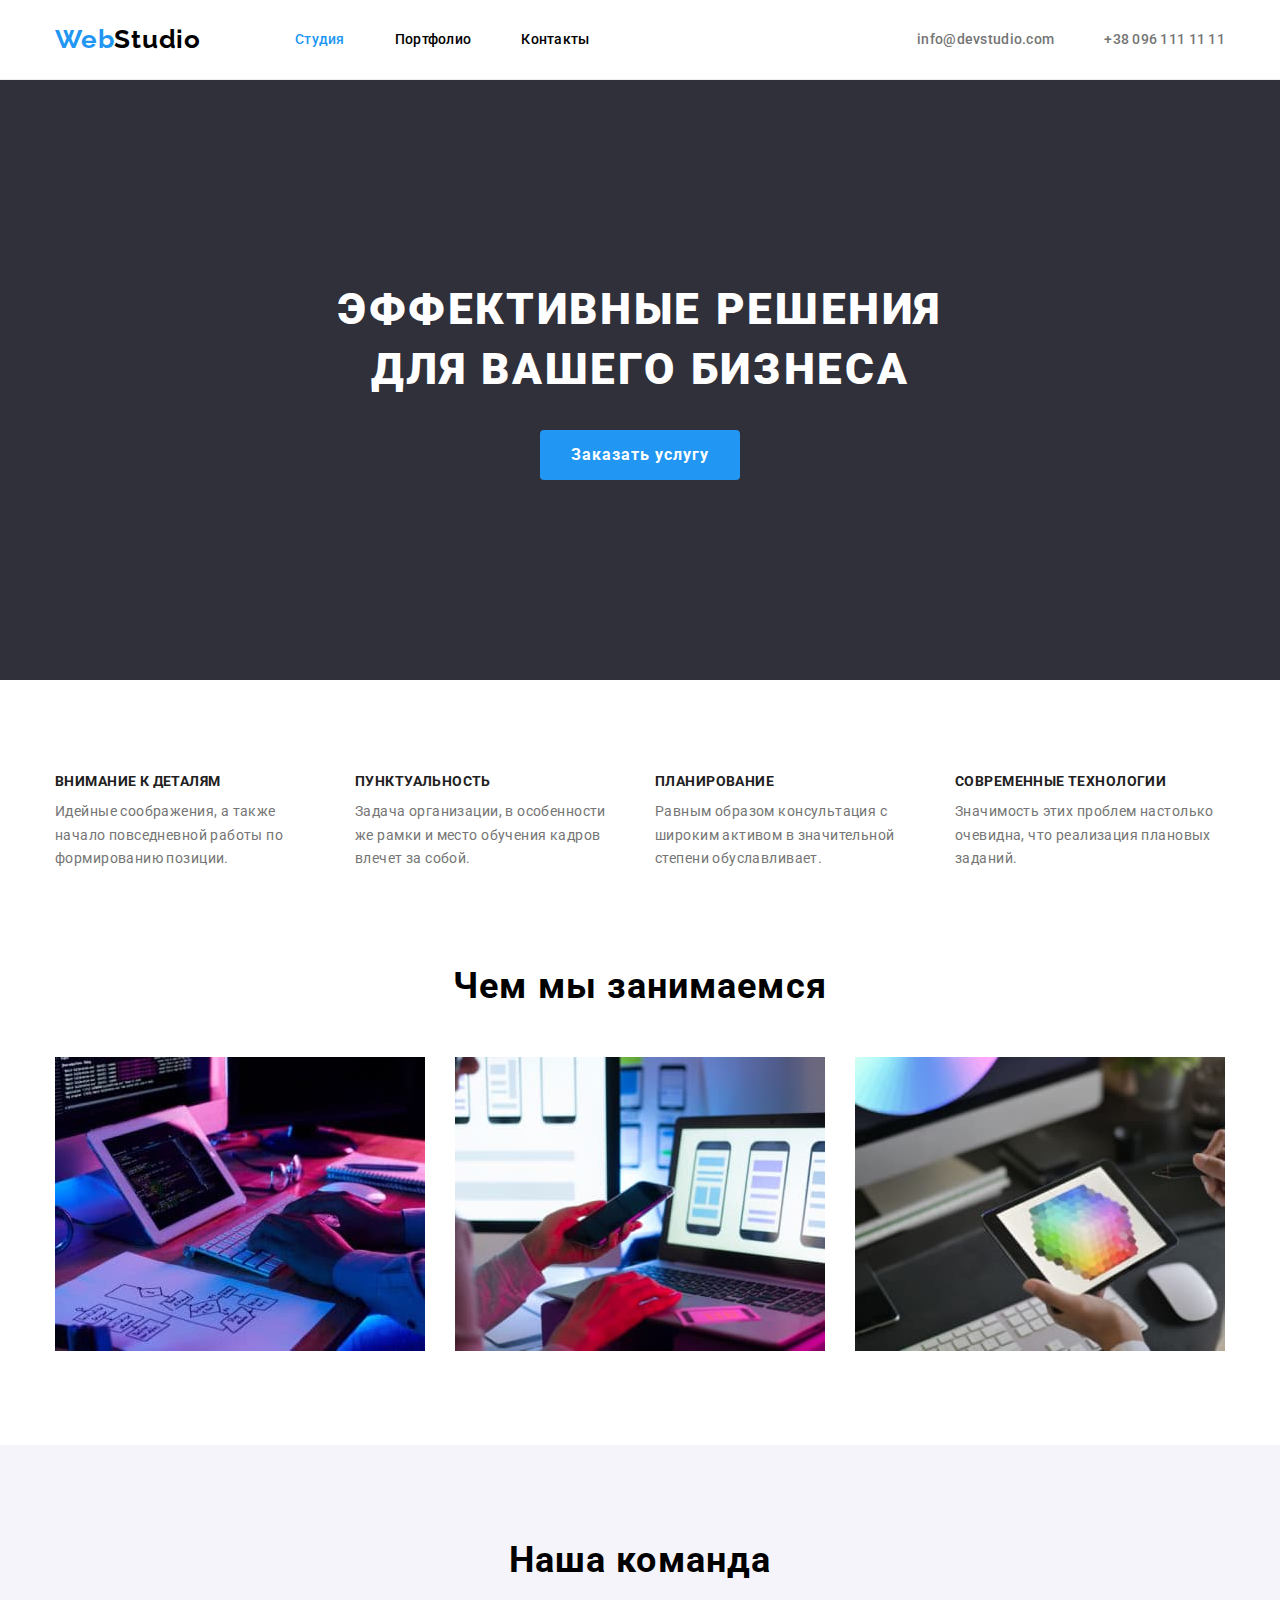
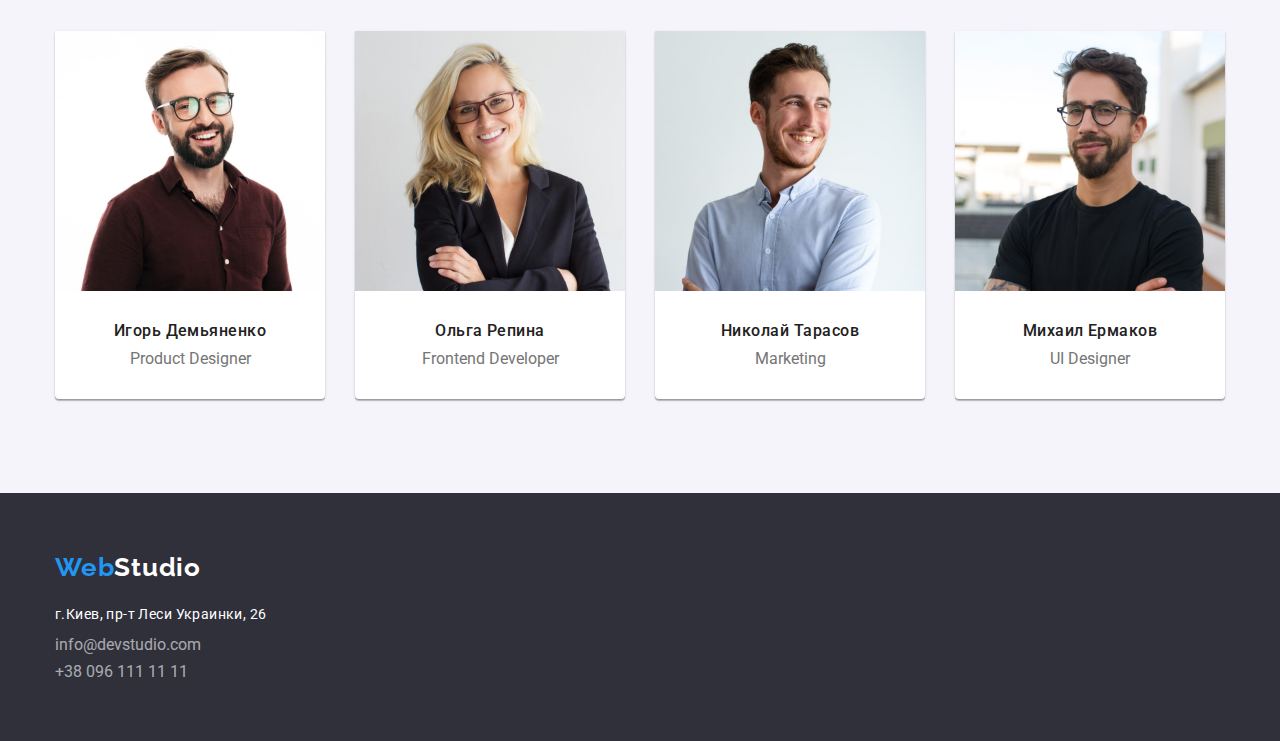
<file: index.html>
<!DOCTYPE html>
<html lang="ru">
  <head>
    <meta charset="UTF-8" />
    <meta http-equiv="X-UA-Compatible" content="IE=edge" />
    <meta name="viewport" content="width=device-width, initial-scale=1.0" />
    <title>WebStudio</title>

    <link
      rel="stylesheet"
      href="https://cdnjs.cloudflare.com/ajax/libs/modern-normalize/1.0.0/modern-normalize.min.css"
    />
    <link rel="stylesheet" href="./css/styles.css" />
    <link rel="preconnect" href="https://fonts.googleapis.com" />
    <link rel="preconnect" href="https://fonts.gstatic.com" crossorigin />
    <link
      href="https://fonts.googleapis.com/css2?family=Raleway:wght@700&family=Roboto:wght@400;500;700;900&display=swap"
      rel="stylesheet"
    />
  </head>
  <body>
    <!--Верхняя линия-->
    <header class="page-header">
      <div class="container header-container">
        <nav class="navigation">
          <a class="logo" href="index.html">Web<span class="logo-black">Studio</span></a>
          <ul class="nav-menu">
            <li class="nav-menu-item">
              <a class="link nav-menu-link current-link" href="index.html">Студия</a>
            </li>
            <li class="nav-menu-item">
              <a class="link nav-menu-link" href="./portfolio.html">Портфолио</a>
            </li>
            <li class="nav-menu-item">
              <a class="link nav-menu-link" href="./contacts.html">Контакты</a>
            </li>
          </ul>
        </nav>
        <ul class="nav-contacts">
          <li class="nav-contacts-link">
            <a class="link email" href="mailto:info@devstudio.com">info@devstudio.com</a>
          </li>
          <li class="nav-contacts-link">
            <a class="link phone" href="tel:+380961111111">+38 096 111 11 11</a>
          </li>
        </ul>
      </div>
    </header>

    <main>
      <!--Особенности-->
      <section class="hero">
        <div class="hero-box container">
          <h1 class="hero-title">
            ЭФФЕКТИВНЫЕ РЕШЕНИЯ <br />
            ДЛЯ ВАШЕГО БИЗНЕСА
          </h1>
          <button type="button" class="hero-button">Заказать услугу</button>
        </div>
      </section>

      <section class="section features">
        <div class="container">
          <h2 class="visually-hidden" aria-hidden="true" tabindex="-1">Достоинства</h2>

          <ul class="list-features">
            <li class="item-features">
              <h3 class="title-features-article">Внимание к деталям</h3>
              <p class="text-features">
                Идейные соображения, а также начало повседневной работы по формированию позиции.
              </p>
            </li>
            <li class="item-features">
              <h3 class="title-features-article">Пунктуальность</h3>
              <p class="text-features">
                Задача организации, в особенности же рамки и место обучения кадров влечет за собой.
              </p>
            </li>
            <li class="item-features">
              <h3 class="title-features-article">Планирование</h3>
              <p class="text-features">
                Равным образом консультация с широким активом в значительной степени обуславливает.
              </p>
            </li>
            <li class="item-features">
              <h3 class="title-features-article">Современные технологии</h3>
              <p class="text-features">
                Значимость этих проблем настолько очевидна, что реализация плановых заданий.
              </p>
            </li>
          </ul>
        </div>
      </section>

      <!--Чем мы занимаемся-->
      <section class="section">
        <div class="container">
          <h2 class="title">Чем мы занимаемся</h2>
          <ul class="list-works">
            <li class="item-pic-work">
              <img src="./images/img1.jpg" alt="Web design" width="370" height="294" />
            </li>
            <li class="item-pic-work">
              <img src="./images/img2.jpg" alt="Marketing" width="370" height="294" />
            </li>
            <li class="item-pic-work">
              <img src="./images/img3.jpg" alt="UI/UX design" width="370" height="294" />
            </li>
          </ul>
        </div>
      </section>

      <!--Команда-->
      <section class="section team">
        <div class="container">
          <h2 class="title-team">Наша команда</h2>
          <ul class="list-team">
            <li class="card-team">
              <img
                src="./images/team/product_designer.jpg"
                alt="Product Designer"
                width="270"
                height="260"
              />
              <div class="card-text">
                <h3 class="name-people">Игорь Демьяненко</h3>
                <p>Product Designer</p>
              </div>
            </li>
            <li class="card-team">
              <img
                src="./images/team/frontend_dev.jpg"
                alt="Frontend Developer"
                width="270"
                height="260"
              />
              <div class="card-text">
                <h3 class="name-people">Ольга Репина</h3>
                <p>Frontend Developer</p>
              </div>
            </li>
            <li class="card-team">
              <img src="./images/team/marketing.jpg" alt="Marketing" width="270" height="260" />
              <div class="card-text">
                <h3 class="name-people">Николай Тарасов</h3>
                <p>Marketing</p>
              </div>
            </li>
            <li class="card-team">
              <img src="./images/team/ui_designer.jpg" alt="UI Designer" width="270" height="260" />
              <div class="card-text">
                <h3 class="name-people">Михаил Ермаков</h3>
                <p>UI Designer</p>
              </div>
            </li>
          </ul>
        </div>
      </section>
    </main>
    <!--Футер-->
    <footer class="footer-section">
      <div class="container">
        <!-- div для Лого и контактов  -->
        <div>
          <a href="index.html" class="footer-logo">Web<span class="logo-white">Studio</span></a>
          <address>
            <ul class="footer-contacts-list">
              <li class="footer-contacts-item">
                <a
                  href="https://www.google.com/maps/d/embed?mid=10uSM3H-mIU3GznYo2szRIEphczw&hl=en_US&ehbc=2E312F"
                  class="link-address"
                  >г.Киев, пр-т Леси Украинки, 26</a
                >
              </li>
              <li class="footer-contacts-item">
                <a href="mailto:info@devstudio.com" class="link-footer">info@devstudio.com</a>
              </li>
              <li class="footer-contacts-item">
                <a href="tel:+380961111111" class="link-footer">+38 096 111 11 11</a>
              </li>
            </ul>
          </address>
        </div>

        <!-- div для ссылок на соц.сети -->
        <!-- <div></div> -->
      </div>
    </footer>
  </body>
</html>
</file>
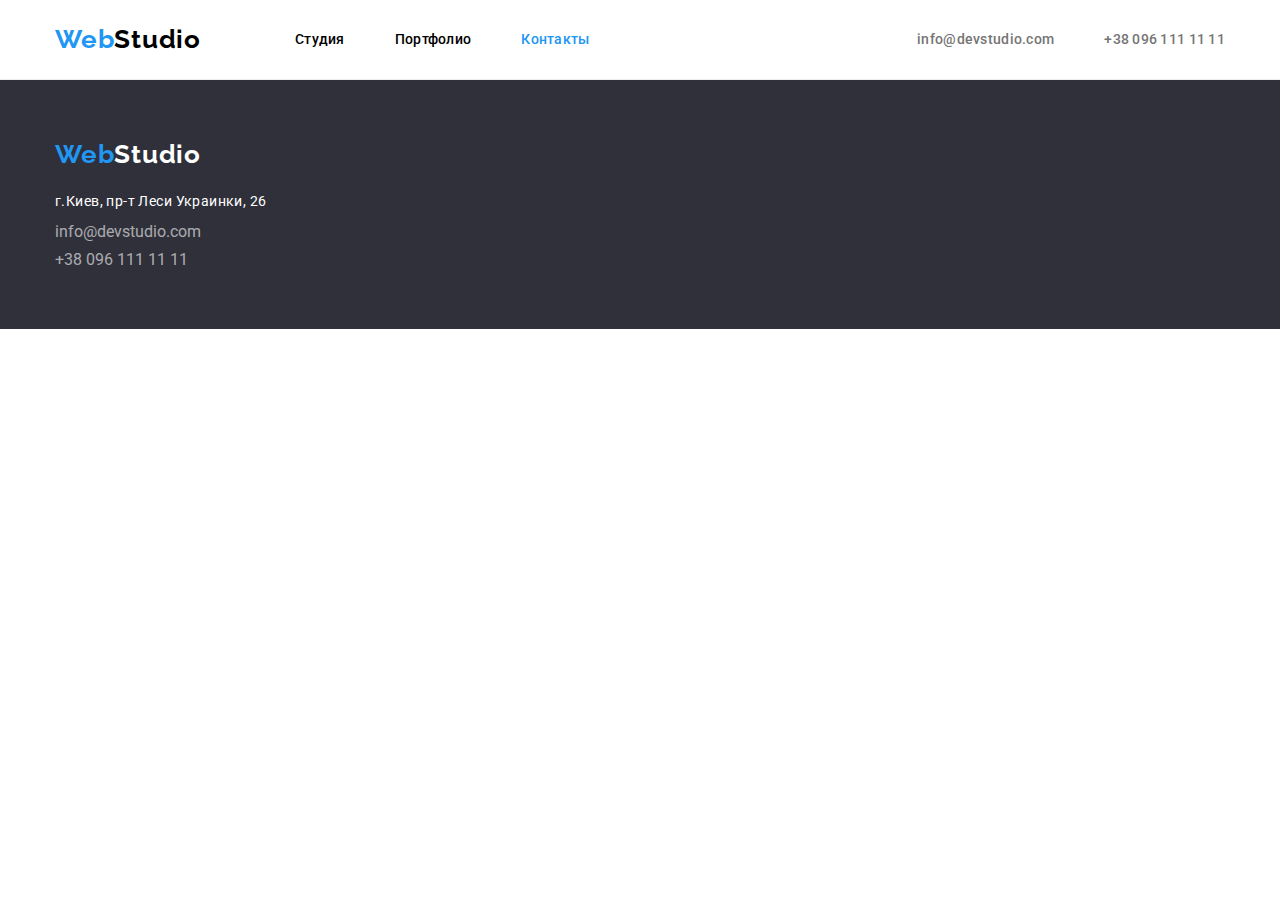
<file: contacts.html>
<!DOCTYPE html>
<html lang="ru">
  <head>
    <meta charset="UTF-8" />
    <meta http-equiv="X-UA-Compatible" content="IE=edge" />
    <meta name="viewport" content="width=device-width, initial-scale=1.0" />
    <title>WebStudio</title>

    <link
      rel="stylesheet"
      href="https://cdnjs.cloudflare.com/ajax/libs/modern-normalize/1.0.0/modern-normalize.min.css"
    />
    <link rel="stylesheet" href="./css/styles.css" />
    <link rel="preconnect" href="https://fonts.googleapis.com" />
    <link rel="preconnect" href="https://fonts.gstatic.com" crossorigin />
    <link
      href="https://fonts.googleapis.com/css2?family=Raleway:wght@700&family=Roboto:wght@400;500;700;900&display=swap"
      rel="stylesheet"
    />
  </head>

  <body>
    <!--Верхняя линия-->
    <header class="page-header">
      <div class="container header-container">
        <nav class="navigation">
          <a class="logo" href="index.html">Web<span class="logo-black">Studio</span></a>
          <ul class="nav-menu">
            <li class="nav-menu-item">
              <a class="link nav-menu-link" href="index.html">Студия</a>
            </li>
            <li class="nav-menu-item">
              <a class="link nav-menu-link" href="./portfolio.html">Портфолио</a>
            </li>
            <li class="nav-menu-item">
              <a class="link nav-menu-link current-link" href="./contacts.html">Контакты</a>
            </li>
          </ul>
        </nav>
        <ul class="nav-contacts">
          <li class="nav-contacts-link">
            <a class="link email" href="mailto:info@devstudio.com">info@devstudio.com</a>
          </li>
          <li class="nav-contacts-link">
            <a class="link phone" href="tel:+380961111111">+38 096 111 11 11</a>
          </li>
        </ul>
      </div>
    </header>

    <!-- main -->
    <!-- <main>
      <section class="container">
        <p>Контакты</p>
      </section>
    </main> -->

    <!-- footer -->
    <footer class="footer-section">
      <div class="container">
        <!-- div для Лого и контактов  -->
        <div>
          <a href="index.html" class="footer-logo">Web<span class="logo-white">Studio</span></a>
          <address>
            <ul class="footer-contacts-list">
              <li class="footer-contacts-item">
                <a
                  href="https://www.google.com/maps/d/embed?mid=10uSM3H-mIU3GznYo2szRIEphczw&hl=en_US&ehbc=2E312F"
                  class="link-address"
                  >г.Киев, пр-т Леси Украинки, 26</a
                >
              </li>
              <li class="footer-contacts-item">
                <a href="mailto:info@devstudio.com" class="link-footer">info@devstudio.com</a>
              </li>
              <li class="footer-contacts-item">
                <a href="tel:+380961111111" class="link-footer">+38 096 111 11 11</a>
              </li>
            </ul>
          </address>
        </div>

        <!-- div для ссылок на соц.сети -->
        <!-- <div></div> -->
      </div>
    </footer>
  </body>
</html>
</file>
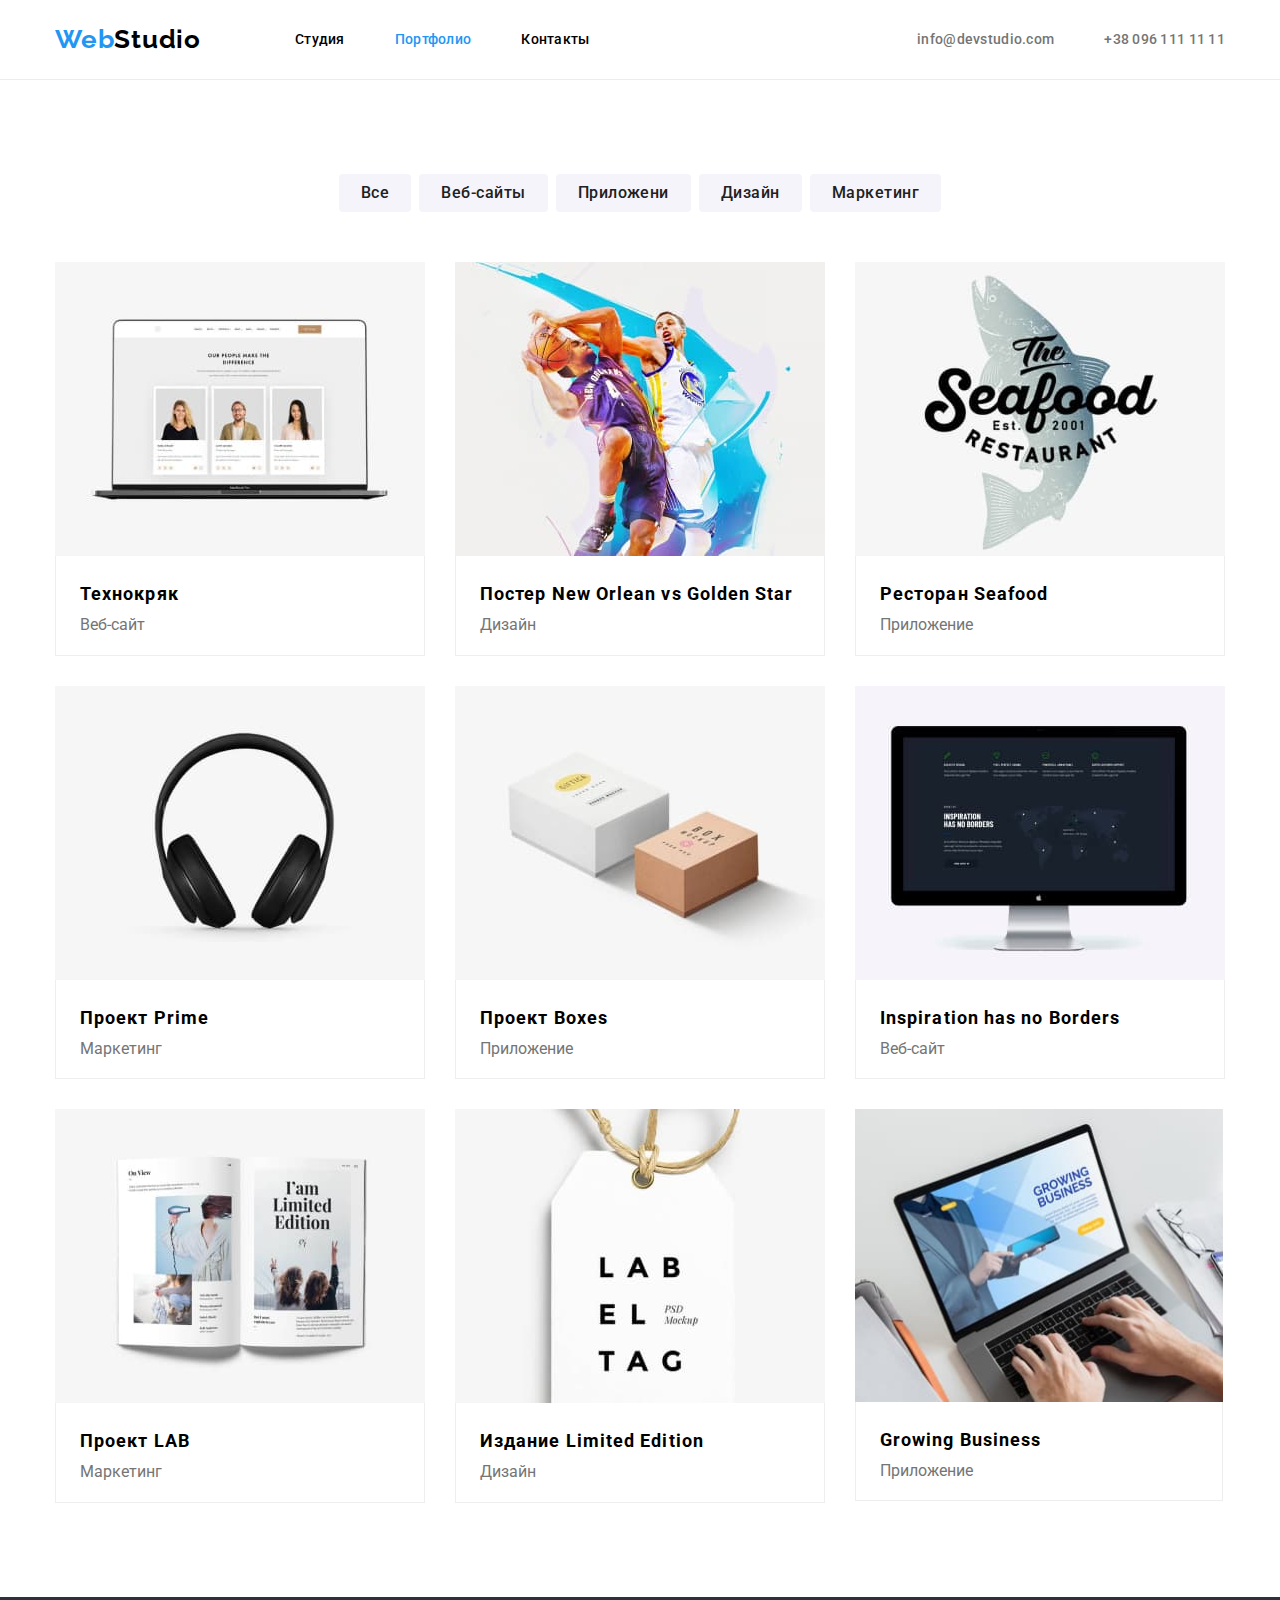
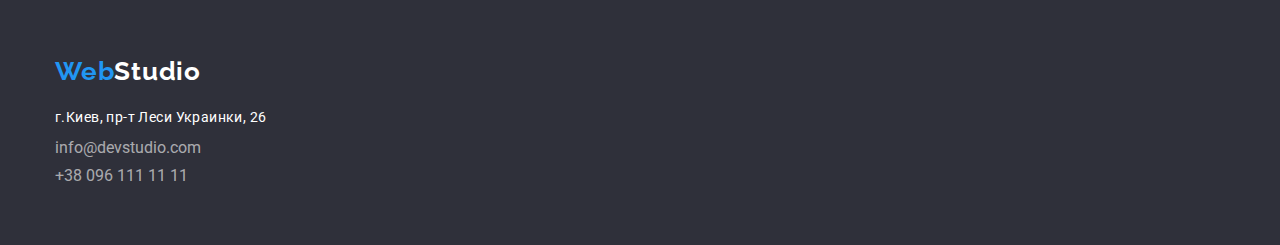
<file: portfolio.html>
<!DOCTYPE html>
<html lang="ru">
  <head>
    <meta charset="UTF-8" />
    <meta http-equiv="X-UA-Compatible" content="IE=edge" />
    <meta name="viewport" content="width=device-width, initial-scale=1.0" />
    <title>WebStudio</title>

    <link
      rel="stylesheet"
      href="https://cdnjs.cloudflare.com/ajax/libs/modern-normalize/1.0.0/modern-normalize.min.css"
    />
    <link rel="stylesheet" href="./css/styles.css" />
    <link rel="preconnect" href="https://fonts.googleapis.com" />
    <link rel="preconnect" href="https://fonts.gstatic.com" crossorigin />
    <link
      href="https://fonts.googleapis.com/css2?family=Raleway:wght@700&family=Roboto:wght@400;500;700;900&display=swap"
      rel="stylesheet"
    />
  </head>

  <body>
    <!--Верхняя линия-->
    <header class="page-header">
      <div class="container header-container">
        <nav class="navigation">
          <a class="logo" href="index.html">Web<span class="logo-black">Studio</span></a>
          <ul class="nav-menu">
            <li class="nav-menu-item">
              <a class="link nav-menu-link" href="index.html">Студия</a>
            </li>
            <li class="nav-menu-item">
              <a class="link nav-menu-link current-link" href="./portfolio.html">Портфолио</a>
            </li>
            <li class="nav-menu-item">
              <a class="link nav-menu-link" href="./contacts.html">Контакты</a>
            </li>
          </ul>
        </nav>
        <ul class="nav-contacts">
          <li class="nav-contacts-link">
            <a class="link email" href="mailto:info@devstudio.com">info@devstudio.com</a>
          </li>
          <li class="nav-contacts-link">
            <a class="link phone" href="tel:+380961111111">+38 096 111 11 11</a>
          </li>
        </ul>
      </div>
    </header>

    <!-- main -->
    <main>
      <section class="portfolio-section">
        <div class="container">
          <h1 class="visually-hidden" aria-hidden="true" tabindex="-1">Фильтр портфолио</h1>
          <ul class="list-buttons">
            <li class="item-buttons">
              <button type="button" class="button-filter">Все</button>
            </li>
            <li class="item-buttons">
              <button type="button" class="button-filter">Веб-сайты</button>
            </li>
            <li class="item-buttons">
              <button type="button" class="button-filter">Приложени</button>
            </li>
            <li class="item-buttons">
              <button type="button" class="button-filter">Дизайн</button>
            </li>
            <li class="item-buttons">
              <button type="button" class="button-filter">Маркетинг</button>
            </li>
          </ul>

          <ul class="list-card-project">
            <li class="card-project">
              <img
                src="./images/works/project1.jpg"
                alt="Проект веб-сайта"
                width="370"
                height="294"
              />
              <div class="card-container">
                <h2 class="item-card-project">Технокряк</h2>
                <p>Веб-сайт</p>
              </div>
            </li>
            <li class="card-project">
              <img src="./images/works/project2.jpg" alt="" width="370" height="294" />
              <div class="card-container">
                <h2 class="item-card-project">Постер New Orlean vs Golden Star</h2>
                <p>Дизайн</p>
              </div>
            </li>
            <li class="card-project">
              <img src="./images/works/project3.jpg" alt="" width="370" height="294" />
              <div class="card-container">
                <h2 class="item-card-project">Ресторан Seafood</h2>
                <p>Приложение</p>
              </div>
            </li>
            <li class="card-project">
              <img src="./images/works/project4.jpg" alt="" width="370" height="294" />
              <div class="card-container">
                <h2 class="item-card-project">Проект Prime</h2>
                <p>Маркетинг</p>
              </div>
            </li>
            <li class="card-project">
              <img src="./images/works/project5.jpg" alt="" width="370" height="294" />
              <div class="card-container">
                <h2 class="item-card-project">Проект Boxes</h2>
                <p>Приложение</p>
              </div>
            </li>
            <li class="card-project">
              <img src="./images/works/project6.jpg" alt="" width="370" height="294" />
              <div class="card-container">
                <h2 class="item-card-project">Inspiration has no Borders</h2>
                <p>Веб-сайт</p>
              </div>
            </li>
            <li class="card-project">
              <img src="./images/works/project7.jpg" alt="" width="370" height="294" />
              <div class="card-container">
                <h2 class="item-card-project">Проект LAB</h2>
                <p>Маркетинг</p>
              </div>
            </li>
            <li class="card-project">
              <img src="./images/works/project8.jpg" alt="" width="370" height="294" />
              <div class="card-container">
                <h2 class="item-card-project">Издание Limited Edition</h2>
                <p>Дизайн</p>
              </div>
            </li>
            <li class="card-project">
              <img src="./images/works/project9.jpg" alt="" width="368" height="294" />
              <div class="card-container">
                <h2 class="item-card-project">Growing Business</h2>
                <p>Приложение</p>
              </div>
            </li>
          </ul>
        </div>
      </section>
    </main>

    <!-- footer -->
    <footer class="footer-section">
      <div class="container">
        <!-- div для Лого и контактов  -->
        <div>
          <a href="index.html" class="footer-logo">Web<span class="logo-white">Studio</span></a>
          <address>
            <ul class="footer-contacts-list">
              <li class="footer-contacts-item">
                <a
                  href="https://www.google.com/maps/d/embed?mid=10uSM3H-mIU3GznYo2szRIEphczw&hl=en_US&ehbc=2E312F"
                  class="link-address"
                  >г.Киев, пр-т Леси Украинки, 26</a
                >
              </li>
              <li class="footer-contacts-item">
                <a href="mailto:info@devstudio.com" class="link-footer">info@devstudio.com</a>
              </li>
              <li class="footer-contacts-item">
                <a href="tel:+380961111111" class="link-footer">+38 096 111 11 11</a>
              </li>
            </ul>
          </address>
        </div>

        <!-- div для ссылок на соц.сети -->
        <!-- <div></div> -->
      </div>
    </footer>
  </body>
</html>
</file>
<file: css/styles.css>
:root {
  --primary-text: #757575;
  --title-text: #212121;
  --accent-logo: #2196f3;
  --primary-bg: #ffffff;
  --title-logo: #000000;
  --footer-logo: #ffffff;
  --footer-bg: #2f303a;
  --team-section-bg: #f5f4fa;
  --footer-contacts-color: rgba(255, 255, 255, 0.6);

  --items-number: 3;
  --indent: 30px;
}

h1,
h2,
h3,
h4,
p,
ul {
  margin: 0;
  padding-inline-start: 0px;
}

img {
  display: block;
  max-width: 100%;
  height: auto;
}

body {
  font-family: 'Roboto', sans-serif;
  color: var(--primary-text);
  margin: 0px;
}

.page-header {
  background-color: var(--primary-bg);
  border-bottom: 1px solid #ececec;
}

.container {
  margin: 0px auto;
  padding: 0px 15px;
  width: 1200px;
}

.header-container {
  display: flex;
  align-items: center;
}

/* Main properties Logo */
.logo {
  font-family: 'Raleway';
  font-weight: 700;
  font-size: 26px;
  letter-spacing: 0.03em;
  color: var(--accent-logo);
  text-decoration: none;
  margin-right: 94px;
}

/* Color Logo in Header */
.logo-black {
  color: var(--title-logo);
}

/* Orientation elements inside Header */
.navigation {
  display: flex;
  flex-direction: row;
  align-items: center;
}

/* styles for all links */
.link {
  list-style-type: none;
  text-decoration: none;
  color: var(--title-logo);
}

.link:hover,
.link:focus {
  color: var(--accent-logo);
}

.current-link {
  color: var(--accent-logo);
}

/* Orientation elements inside nav-menu */
.nav-menu {
  display: flex;
  list-style-type: none;
  text-decoration: none;
  font-weight: 500;
  font-size: 14px;
  line-height: 1.1;
  letter-spacing: 0.02em;
  padding-left: 0;
  margin: 0px;
}

.nav-menu-item:not(:last-child) {
  margin-right: 50px;
}

.nav-menu-link {
  display: block;
  padding-top: 32px;
  padding-bottom: 32px;
}

/* Orientation elements inside nav-contacts */
.nav-contacts {
  display: flex;
  list-style-type: none;
  text-decoration: none;
  font-weight: 500;
  font-size: 14px;
  line-height: 1.1;
  letter-spacing: 0.02em;
  margin-left: auto;
}

.link.email,
.link.phone {
  color: var(--primary-text);
}

.link.phone {
  color: var(--primary-text);
}

.nav-contacts-link:not(:last-child) {
  margin-right: 50px;
}

.nav-contacts .link:hover,
.nav-contacts .link:focus {
  color: var(--accent-logo);
}

/* styles for MAIN */

.hero {
  background-color: var(--footer-bg);
  padding-top: 200px;
  padding-bottom: 200px;
}

.hero-box {
  display: block;
}

.hero-title {
  width: 696px;
  height: 120px;
  font-weight: 900;
  font-size: 44px;
  line-height: 1.36;
  text-align: center;
  letter-spacing: 0.06em;
  text-transform: uppercase;
  color: var(--footer-logo);

  margin: auto;
  margin-bottom: 30px;
}

.hero-button {
  display: block;
  width: 200px;
  height: 50px;
  margin: auto;
  background-color: var(--accent-logo);
  color: var(--footer-logo);
  border-radius: 4px;
  font-family: inherit;
  font-weight: 700;
  font-size: 16px;
  line-height: 1.875;
  letter-spacing: 0.06em;
  border: 0px;
}

/* Section "Features" */

.features {
  padding-top: 94px;
}

.section {
  padding-bottom: 94px;
}

.visually-hidden {
  position: absolute;
  white-space: nowrap;
  width: 1px;
  height: 1px;
  overflow: hidden;
  border: 0;
  padding: 0;
  clip: rect(0 0 0 0);
  clip-path: inset(50%);
  margin: -1px;
}

.list-features {
  list-style-type: none;
  display: flex;
  flex-direction: row;
  padding-left: 0px;
}

.item-features {
  width: 270px;
}

.item-features:not(:last-child) {
  margin-right: 30px;
}

.title-features-article {
  color: var(--title-text);
  font-weight: 700;
  font-size: 14px;
  line-height: 1.1;
  letter-spacing: 0.03em;
  text-transform: uppercase;
  margin-bottom: 10px;
}

.text-features {
  font-size: 14px;
  line-height: 1.7;
  letter-spacing: 0.03em;
}

/* Styles for section Works */

.title {
  font-weight: 700;
  font-size: 36px;
  line-height: 1.17;
  text-align: center;
  letter-spacing: 0.03em;
  color: var(--title-logo);
  margin-bottom: 50px;
}

.list-works {
  list-style-type: none;
  display: flex;
  flex-direction: row;
  padding-left: 0px;
}

.item-pic-work:not(:last-child) {
  margin-right: 30px;
}

/* styles for Team */

.team {
  background-color: var(--team-section-bg);
  padding-top: 94px;
}

.title-team {
  font-weight: 700;
  font-size: 36px;
  line-height: 1.17;
  text-align: center;
  letter-spacing: 0.03em;
  color: var(--title-logo);
  margin-bottom: 50px;
  margin-top: 0px;
}

.list-team {
  list-style-type: none;
  display: flex;
  flex-direction: row;
  padding-left: 0px;
  /* justify-content: space-between; */
  /* text-align: center; */
}

.card-team {
  background-color: var(--primary-bg);

  box-shadow: 0px 1px 3px rgba(0, 0, 0, 0.12), 0px 1px 1px rgba(0, 0, 0, 0.14),
    0px 2px 1px rgba(0, 0, 0, 0.2);
  border-radius: 0px 0px 4px 4px;
}

.card-team:not(:last-child) {
  margin-right: 30px;
}

.name-people {
  font-weight: 500;
  font-size: 16px;
  line-height: 1.1875;
  text-align: center;
  letter-spacing: 0.03em;
  color: var(--title-text);
  margin-bottom: 10px;
}

.card-text {
  padding-top: 30px;
  padding-bottom: 30px;
  text-align: center;
}

/*--------- styles for Footer */

.footer-section {
  background-color: var(--footer-bg);
  padding-top: 60px;
  padding-bottom: 60px;
}

.footer-logo {
  display: block;
  font-family: 'Raleway';
  font-weight: 700;
  font-size: 26px;
  letter-spacing: 0.03em;
  color: var(--accent-logo);
  text-decoration: none;
  margin-bottom: 20px;
}

/* Color Logo in Footer */
.logo-white {
  color: var(--footer-logo);
}

.footer-contacts-list {
  font-style: normal;
  list-style-type: none;
}

.footer-contacts-item:not(:last-child) {
  margin-bottom: 9px;
}

.link-address {
  text-decoration: none;
  color: var(--footer-logo);
  font-weight: 400;
  font-size: 14px;
  line-height: 1.71;
  letter-spacing: 0.03em;
}

.link-footer {
  color: var(--footer-contacts-color);
  text-decoration: none;
}

.link-footer:hover,
.link-footer:focus,
.link-address:hover,
.link-address:focus {
  color: var(--accent-logo);
}

/* Styles for page Portfolio.html */

.portfolio-section {
  display: flex;
  align-items: center;
  padding-bottom: 94px;
  padding-top: 94px;
}

.list-buttons {
  list-style-type: none;
  text-decoration: none;

  display: flex;
  flex-direction: row;
  justify-content: center;

  margin-bottom: 50px;
}

.item-buttons:not(:last-child) {
  margin-right: 8px;
}

.button-filter {
  background-color: var(--team-section-bg);
  color: var(--title-text);
  border-radius: 4px;
  border: 0px;
  font-family: inherit;
  font-weight: 500;
  font-size: 16px;
  line-height: 1.625;
  text-align: center;
  letter-spacing: 0.03em;
  padding: 6px 22px;
}

.button-filter:hover,
.button-filter:focus {
  background-color: var(--accent-logo);
  color: var(--footer-logo);
  box-shadow: 0px 3px 1px rgba(0, 0, 0, 0.1), 0px 1px 2px rgba(0, 0, 0, 0.08),
    0px 2px 2px rgba(0, 0, 0, 0.12);
  border-radius: 4px;
}

.list-card-project {
  list-style-type: none;
  text-decoration: none;
  padding-left: 0px;
  display: flex;
  flex-wrap: wrap;
  /* flex-basis: (100% - (var(--indent) * (var(--items-number) - 1) / var(--items-number)));
  gap: var(--indent); */
}

.card-project {
  background-color: #ffffff;
}

.card-project:nth-child(-n + 6) {
  margin-bottom: 30px;
}

.card-project:nth-child(2),
.card-project:nth-child(5),
.card-project:nth-child(8) {
  margin-left: 30px;
  margin-right: 30px;
}

.card-container {
  padding: 20px 24px 20px 24px;
  border-bottom: 1px solid #eeeeee;
  border-left: 1px solid #eeeeee;
  border-right: 1px solid #eeeeee;
}

.item-card-project {
  font-weight: 700;
  font-size: 18px;
  line-height: 2;
  letter-spacing: 0.06em;
  color: var(--title-logo);
  margin-bottom: 4px;
}
</file>
